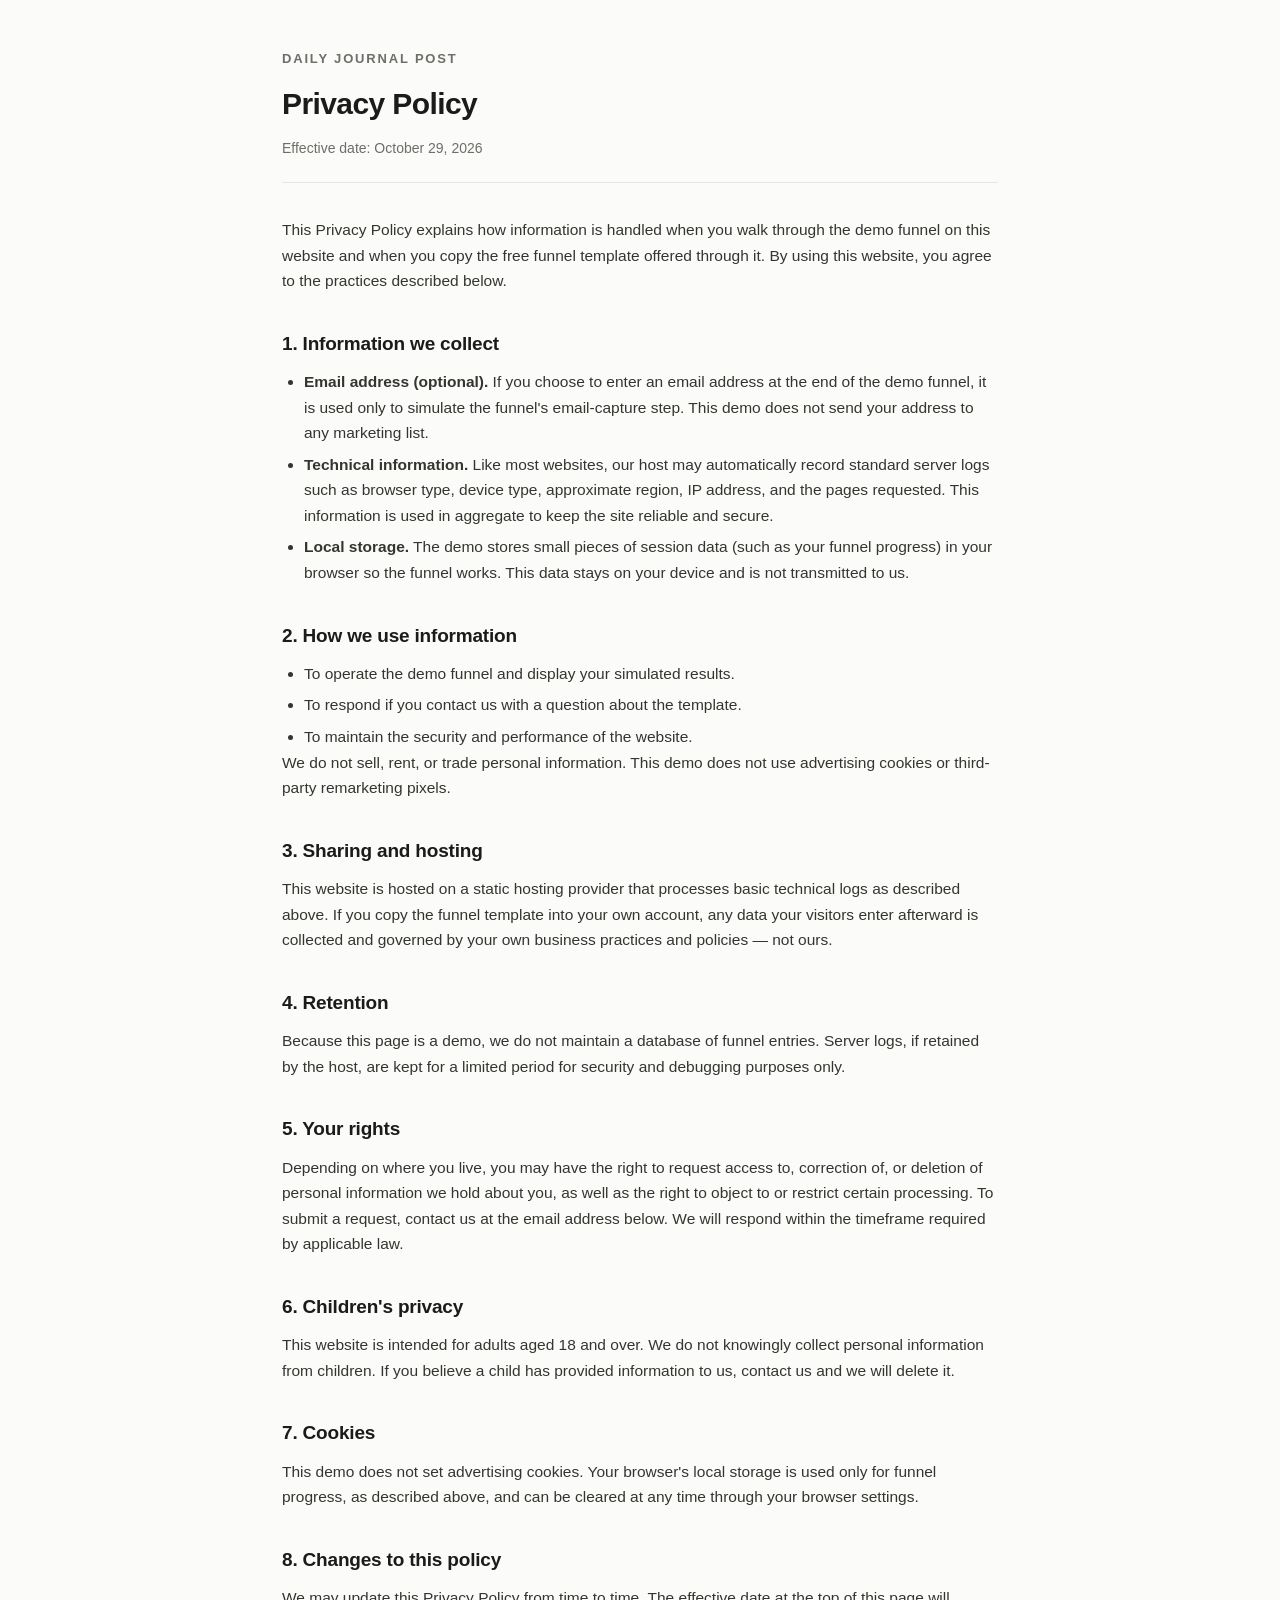
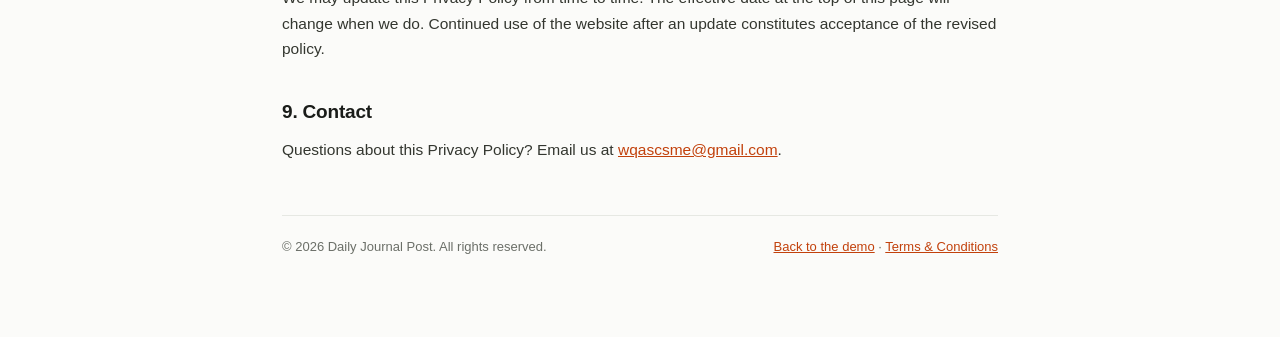
<file: privacy.html>
<!DOCTYPE html>
<html lang="en">
<head>
  <meta charset="UTF-8">
  <meta name="viewport" content="width=device-width, initial-scale=1.0">
  <title>Privacy Policy — Daily Journal Post</title>
  <meta name="description" content="Privacy Policy for the Daily Journal Post demo funnel and free funnel template.">
  <style>
    :root { --ink:#1a1c19; --muted:#6b6f68; --line:#e6e8e3; --bg:#fbfbf9; }
    * { box-sizing:border-box; margin:0; padding:0; }
    body { font-family:"Open Sans",-apple-system,BlinkMacSystemFont,"Segoe UI",Roboto,Helvetica,Arial,sans-serif; color:var(--ink); background:var(--bg); line-height:1.65; }
    .wrap { max-width:760px; margin:0 auto; padding:48px 22px 80px; }
    header { margin-bottom:34px; padding-bottom:22px; border-bottom:1px solid var(--line); }
    .brand { font-weight:700; letter-spacing:.14em; text-transform:uppercase; font-size:13px; color:var(--muted); }
    h1 { font-size:30px; margin:10px 0 8px; letter-spacing:-.02em; }
    .meta { color:var(--muted); font-size:14px; }
    h2 { font-size:19px; margin:34px 0 10px; letter-spacing:-.01em; }
    p, li { font-size:15.5px; color:#33362f; }
    p + p { margin-top:12px; }
    ul { margin:10px 0 0 22px; }
    li + li { margin-top:6px; }
    a { color:#c2410c; }
    footer { margin-top:52px; padding-top:20px; border-top:1px solid var(--line); color:var(--muted); font-size:13px; display:flex; gap:18px; flex-wrap:wrap; justify-content:space-between; }
  </style>
</head>
<body>
  <div class="wrap">
    <header>
      <div class="brand">Daily Journal Post</div>
      <h1>Privacy Policy</h1>
      <div class="meta">Effective date: October 29, 2026</div>
    </header>

    <p>This Privacy Policy explains how information is handled when you walk through the demo funnel on this website and when you copy the free funnel template offered through it. By using this website, you agree to the practices described below.</p>

    <h2>1. Information we collect</h2>
    <ul>
      <li><strong>Email address (optional).</strong> If you choose to enter an email address at the end of the demo funnel, it is used only to simulate the funnel's email-capture step. This demo does not send your address to any marketing list.</li>
      <li><strong>Technical information.</strong> Like most websites, our host may automatically record standard server logs such as browser type, device type, approximate region, IP address, and the pages requested. This information is used in aggregate to keep the site reliable and secure.</li>
      <li><strong>Local storage.</strong> The demo stores small pieces of session data (such as your funnel progress) in your browser so the funnel works. This data stays on your device and is not transmitted to us.</li>
    </ul>

    <h2>2. How we use information</h2>
    <ul>
      <li>To operate the demo funnel and display your simulated results.</li>
      <li>To respond if you contact us with a question about the template.</li>
      <li>To maintain the security and performance of the website.</li>
    </ul>
    <p>We do not sell, rent, or trade personal information. This demo does not use advertising cookies or third-party remarketing pixels.</p>

    <h2>3. Sharing and hosting</h2>
    <p>This website is hosted on a static hosting provider that processes basic technical logs as described above. If you copy the funnel template into your own account, any data your visitors enter afterward is collected and governed by your own business practices and policies — not ours.</p>

    <h2>4. Retention</h2>
    <p>Because this page is a demo, we do not maintain a database of funnel entries. Server logs, if retained by the host, are kept for a limited period for security and debugging purposes only.</p>

    <h2>5. Your rights</h2>
    <p>Depending on where you live, you may have the right to request access to, correction of, or deletion of personal information we hold about you, as well as the right to object to or restrict certain processing. To submit a request, contact us at the email address below. We will respond within the timeframe required by applicable law.</p>

    <h2>6. Children's privacy</h2>
    <p>This website is intended for adults aged 18 and over. We do not knowingly collect personal information from children. If you believe a child has provided information to us, contact us and we will delete it.</p>

    <h2>7. Cookies</h2>
    <p>This demo does not set advertising cookies. Your browser's local storage is used only for funnel progress, as described above, and can be cleared at any time through your browser settings.</p>

    <h2>8. Changes to this policy</h2>
    <p>We may update this Privacy Policy from time to time. The effective date at the top of this page will change when we do. Continued use of the website after an update constitutes acceptance of the revised policy.</p>

    <h2>9. Contact</h2>
    <p>Questions about this Privacy Policy? Email us at <a href="mailto:wqascsme@gmail.com">wqascsme@gmail.com</a>.</p>

    <footer>
      <span>© 2026 Daily Journal Post. All rights reserved.</span>
      <span><a href="index.html">Back to the demo</a> · <a href="terms.html">Terms &amp; Conditions</a></span>
    </footer>
  </div>
</body>
</html>
</file>
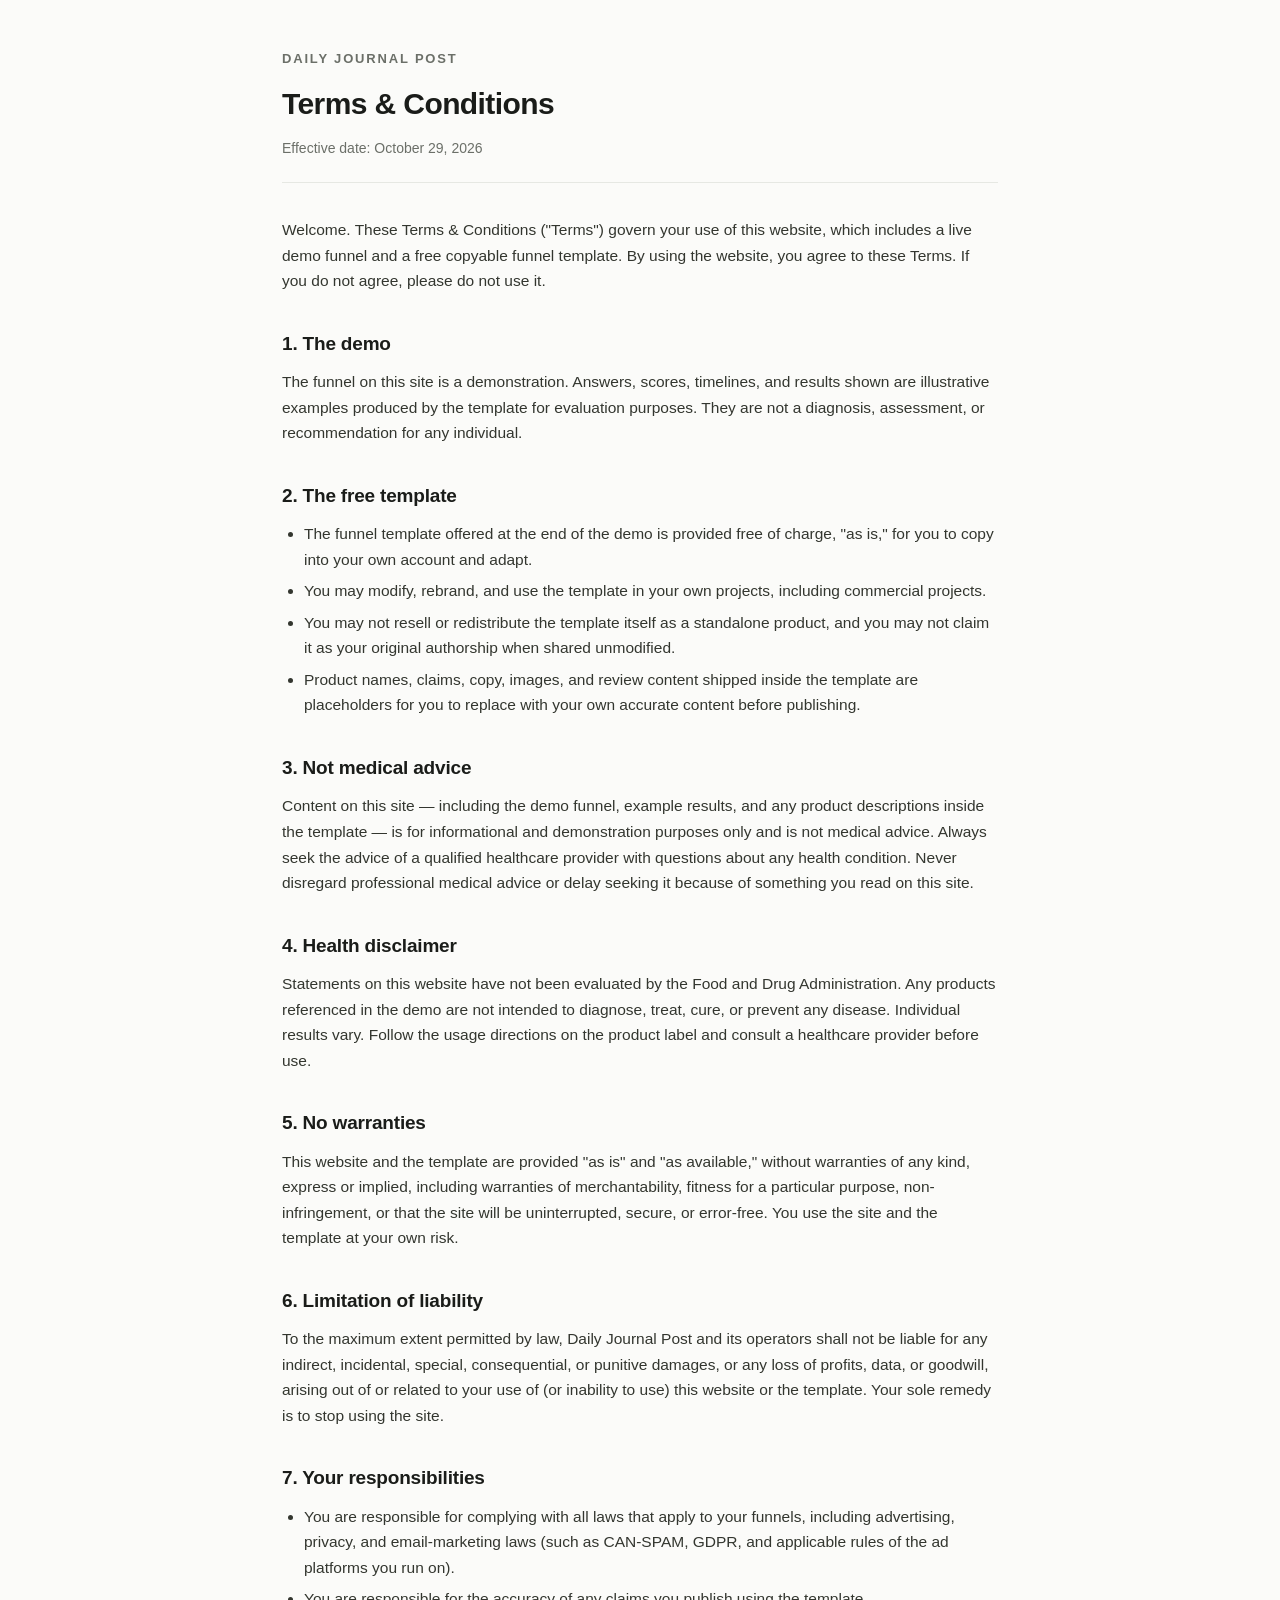
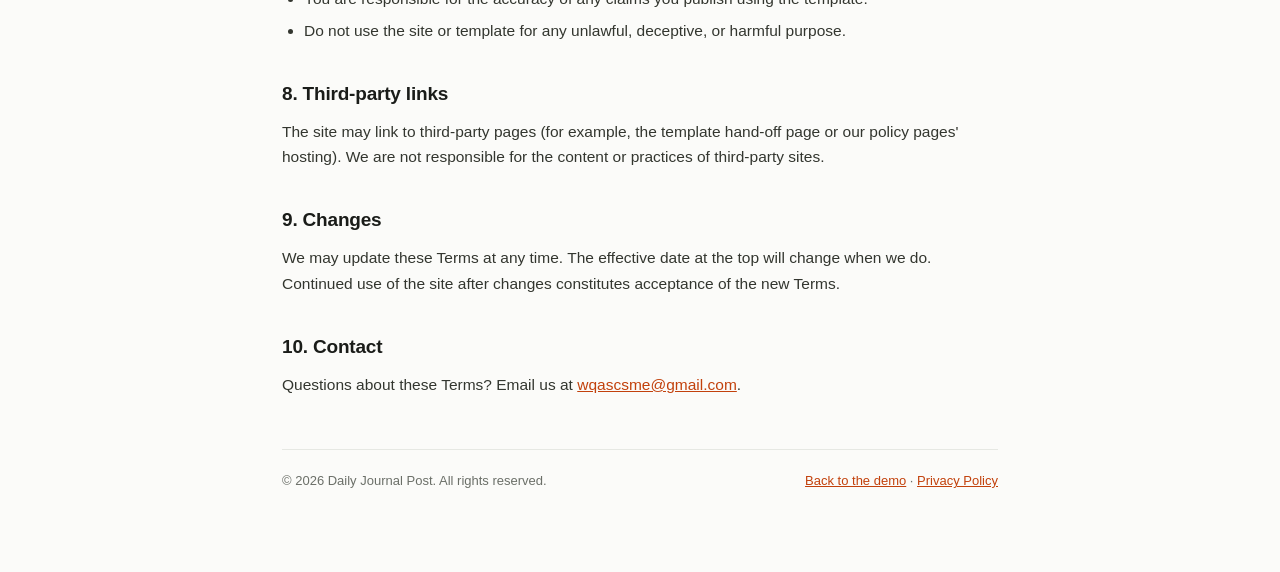
<file: terms.html>
<!DOCTYPE html>
<html lang="en">
<head>
  <meta charset="UTF-8">
  <meta name="viewport" content="width=device-width, initial-scale=1.0">
  <title>Terms &amp; Conditions — Daily Journal Post</title>
  <meta name="description" content="Terms and Conditions for the Daily Journal Post demo funnel and free funnel template.">
  <style>
    :root { --ink:#1a1c19; --muted:#6b6f68; --line:#e6e8e3; --bg:#fbfbf9; }
    * { box-sizing:border-box; margin:0; padding:0; }
    body { font-family:"Open Sans",-apple-system,BlinkMacSystemFont,"Segoe UI",Roboto,Helvetica,Arial,sans-serif; color:var(--ink); background:var(--bg); line-height:1.65; }
    .wrap { max-width:760px; margin:0 auto; padding:48px 22px 80px; }
    header { margin-bottom:34px; padding-bottom:22px; border-bottom:1px solid var(--line); }
    .brand { font-weight:700; letter-spacing:.14em; text-transform:uppercase; font-size:13px; color:var(--muted); }
    h1 { font-size:30px; margin:10px 0 8px; letter-spacing:-.02em; }
    .meta { color:var(--muted); font-size:14px; }
    h2 { font-size:19px; margin:34px 0 10px; letter-spacing:-.01em; }
    p, li { font-size:15.5px; color:#33362f; }
    p + p { margin-top:12px; }
    ul { margin:10px 0 0 22px; }
    li + li { margin-top:6px; }
    a { color:#c2410c; }
    footer { margin-top:52px; padding-top:20px; border-top:1px solid var(--line); color:var(--muted); font-size:13px; display:flex; gap:18px; flex-wrap:wrap; justify-content:space-between; }
  </style>
</head>
<body>
  <div class="wrap">
    <header>
      <div class="brand">Daily Journal Post</div>
      <h1>Terms &amp; Conditions</h1>
      <div class="meta">Effective date: October 29, 2026</div>
    </header>

    <p>Welcome. These Terms &amp; Conditions ("Terms") govern your use of this website, which includes a live demo funnel and a free copyable funnel template. By using the website, you agree to these Terms. If you do not agree, please do not use it.</p>

    <h2>1. The demo</h2>
    <p>The funnel on this site is a demonstration. Answers, scores, timelines, and results shown are illustrative examples produced by the template for evaluation purposes. They are not a diagnosis, assessment, or recommendation for any individual.</p>

    <h2>2. The free template</h2>
    <ul>
      <li>The funnel template offered at the end of the demo is provided free of charge, "as is," for you to copy into your own account and adapt.</li>
      <li>You may modify, rebrand, and use the template in your own projects, including commercial projects.</li>
      <li>You may not resell or redistribute the template itself as a standalone product, and you may not claim it as your original authorship when shared unmodified.</li>
      <li>Product names, claims, copy, images, and review content shipped inside the template are placeholders for you to replace with your own accurate content before publishing.</li>
    </ul>

    <h2>3. Not medical advice</h2>
    <p>Content on this site — including the demo funnel, example results, and any product descriptions inside the template — is for informational and demonstration purposes only and is not medical advice. Always seek the advice of a qualified healthcare provider with questions about any health condition. Never disregard professional medical advice or delay seeking it because of something you read on this site.</p>

    <h2>4. Health disclaimer</h2>
    <p>Statements on this website have not been evaluated by the Food and Drug Administration. Any products referenced in the demo are not intended to diagnose, treat, cure, or prevent any disease. Individual results vary. Follow the usage directions on the product label and consult a healthcare provider before use.</p>

    <h2>5. No warranties</h2>
    <p>This website and the template are provided "as is" and "as available," without warranties of any kind, express or implied, including warranties of merchantability, fitness for a particular purpose, non-infringement, or that the site will be uninterrupted, secure, or error-free. You use the site and the template at your own risk.</p>

    <h2>6. Limitation of liability</h2>
    <p>To the maximum extent permitted by law, Daily Journal Post and its operators shall not be liable for any indirect, incidental, special, consequential, or punitive damages, or any loss of profits, data, or goodwill, arising out of or related to your use of (or inability to use) this website or the template. Your sole remedy is to stop using the site.</p>

    <h2>7. Your responsibilities</h2>
    <ul>
      <li>You are responsible for complying with all laws that apply to your funnels, including advertising, privacy, and email-marketing laws (such as CAN-SPAM, GDPR, and applicable rules of the ad platforms you run on).</li>
      <li>You are responsible for the accuracy of any claims you publish using the template.</li>
      <li>Do not use the site or template for any unlawful, deceptive, or harmful purpose.</li>
    </ul>

    <h2>8. Third-party links</h2>
    <p>The site may link to third-party pages (for example, the template hand-off page or our policy pages' hosting). We are not responsible for the content or practices of third-party sites.</p>

    <h2>9. Changes</h2>
    <p>We may update these Terms at any time. The effective date at the top will change when we do. Continued use of the site after changes constitutes acceptance of the new Terms.</p>

    <h2>10. Contact</h2>
    <p>Questions about these Terms? Email us at <a href="mailto:wqascsme@gmail.com">wqascsme@gmail.com</a>.</p>

    <footer>
      <span>© 2026 Daily Journal Post. All rights reserved.</span>
      <span><a href="index.html">Back to the demo</a> · <a href="privacy.html">Privacy Policy</a></span>
    </footer>
  </div>
</body>
</html>
</file>
